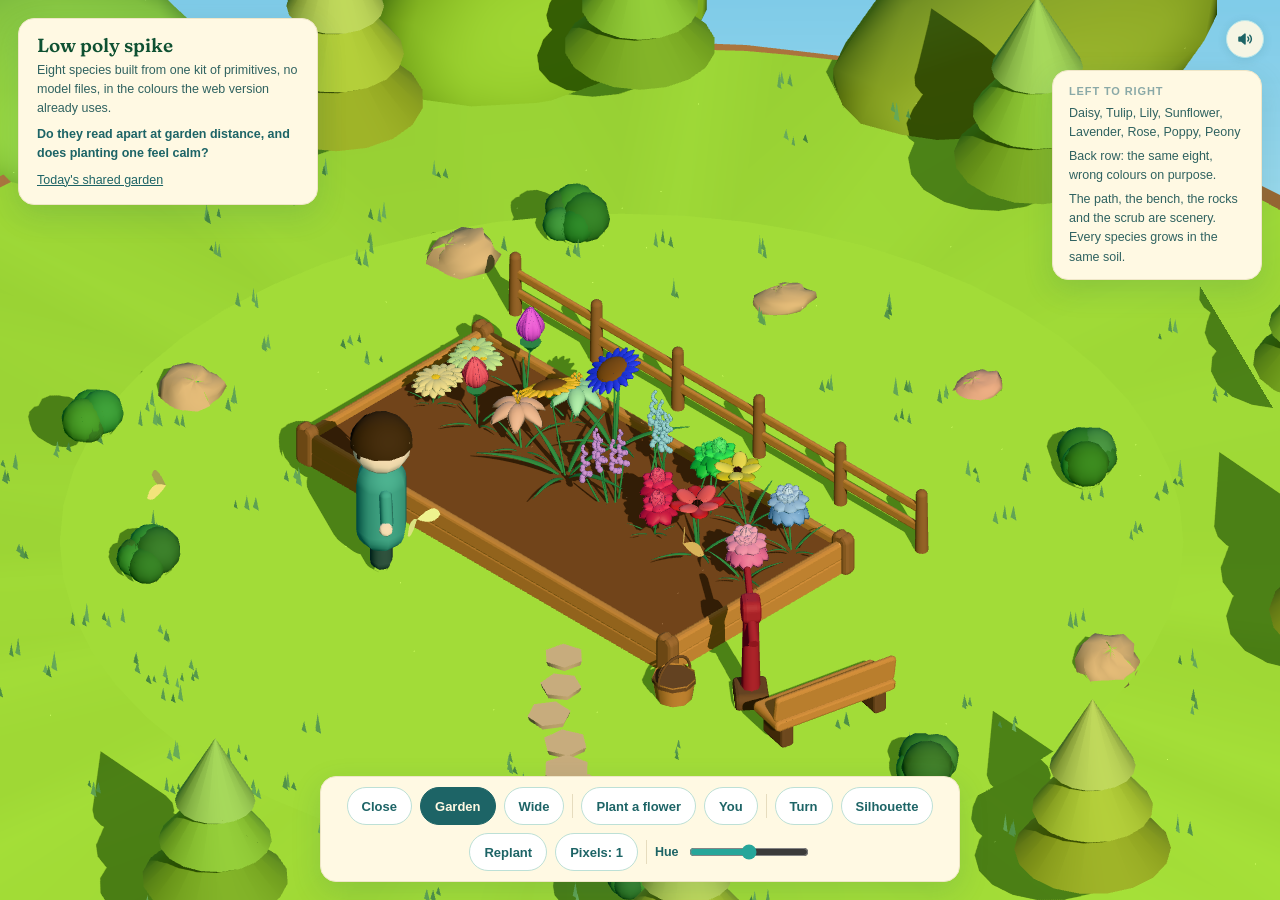
<file: garden3d/index.html>
<!DOCTYPE html>
<html lang="en">
<head>
  <meta charset="UTF-8">
  <meta name="viewport" content="width=device-width, initial-scale=1">
  <title>Gratitude Garden, 3D spike</title>
  <!-- The web version is untouched. This folder is the exploration, and it
       shares only the typeface with it. -->
  <style>
    @font-face {
      font-family: 'Fraunces';
      src: url('../Fraunces.ttf') format('truetype');
      font-weight: 100 900; font-style: normal; font-display: swap;
    }
    * { box-sizing: border-box; }
    html, body { margin: 0; height: 100%; overflow: hidden; background: #cfeef0; }
    body { font-family: Arial, Helvetica, sans-serif; color: #1d6466; }
    #stage { position: fixed; inset: 0; }
    #stage canvas { display: block; }

    .card {
      position: fixed; background: #fff9e3;
      border: 1px solid #efe6c8; border-radius: 16px;
      box-shadow: 0 10px 30px rgba(29,100,102,0.16);
    }
    #title { top: 18px; left: 18px; padding: 14px 18px; max-width: 300px; }
    #title h1 {
      margin: 0 0 4px; font-family: 'Fraunces', Georgia, serif;
      font-weight: 600; font-variation-settings: 'SOFT' 50, 'WONK' 0;
      font-size: 19px; color: #0f5132;
    }
    #title p { margin: 0; font-size: 12.5px; line-height: 1.5; color: #2f6260; }
    #title .ask { margin-top: 8px; font-weight: 700; color: #1d6466; }

    #bar {
      left: 50%; transform: translateX(-50%); bottom: 18px;
      display: flex; align-items: center; gap: 8px; flex-wrap: wrap;
      justify-content: center; padding: 10px 12px; max-width: calc(100vw - 24px);
    }
    button {
      font: 700 13px Arial, Helvetica, sans-serif; color: #1d6466;
      background: #fff; border: 1.5px solid #bde0d6; border-radius: 999px;
      padding: 0 14px; height: 38px; cursor: pointer;
    }
    button:hover { border-color: #7fcdcd; }
    button.on { background: #1d6466; border-color: #1d6466; color: #fff9e3; }
    .sep { width: 1px; height: 24px; background: #e6dcbe; }
    label { display: flex; align-items: center; gap: 8px; font-size: 12.5px; font-weight: 700; }
    input[type=range] { width: 120px; accent-color: #26a69a; }

    /* the reflection card and the placing hint. Both are ordinary HTML over
       the canvas, which is the point being tested as much as the loop: the
       writing has to stay real text in the project's own type. */
    #reflect {
      left: 50%; top: 50%; transform: translate(-50%, -50%);
      width: min(92vw, 420px); padding: 22px 24px 20px; display: none;
    }
    #reflect.show { display: block; }
    #reflect h2 {
      margin: 0 0 6px; font-family: 'Fraunces', Georgia, serif; font-weight: 600;
      font-variation-settings: 'SOFT' 50, 'WONK' 0; font-size: 26px; color: #0f5132;
    }
    #reflect .sub { margin: 0 0 18px; font-size: 15px; color: #2f6260; }
    .q { margin-bottom: 16px; }
    .q > b {
      display: block; font-size: 11px; letter-spacing: .08em; text-transform: uppercase;
      color: #8aa9a7; margin-bottom: 7px;
    }
    .opts { display: flex; flex-wrap: wrap; gap: 6px; }
    .opts button { height: 34px; padding: 0 12px; font-size: 12.5px; }
    .opts button.pick { background: #26a69a; border-color: #26a69a; color: #fff; }
    #note {
      width: 100%; height: 42px; padding: 0 12px; font: 16px Arial, Helvetica, sans-serif;
      color: #1d6466; background: #fff; border: 1.5px solid #bde0d6; border-radius: 10px;
    }
    #note:focus { outline: none; border-color: #26a69a; }
    #go { width: 100%; height: 46px; background: #1d6466; border-color: #1d6466; color: #fff9e3; }
    #go[disabled] { opacity: .45; cursor: default; }
    #result { display: none; }
    #result.show { display: block; }
    #result .dot {
      display: inline-block; width: 12px; height: 12px; border-radius: 50%;
      margin-right: 8px; vertical-align: -1px;
    }

    /* the wardrobe, on the right where it does not sit over the avatar */
    #wardrobe {
      right: 18px; bottom: 78px; width: min(92vw, 310px); padding: 18px 20px 16px;
      display: none; max-height: calc(100vh - 210px); overflow: auto;
    }
    #wardrobe.show { display: block; }
    #wardrobe h2 {
      margin: 0 0 4px; font-family: 'Fraunces', Georgia, serif; font-weight: 600;
      font-variation-settings: 'SOFT' 50, 'WONK' 0; font-size: 22px; color: #0f5132;
    }
    .swatch { width: 30px; height: 30px; padding: 0; border-radius: 50%; }
    .swatch.pick { border-color: #1d6466; border-width: 3px; }
    input[type=range].wide { width: 100%; }
    .opts.tiles { display: grid; grid-template-columns: 1fr 1fr; gap: 6px; }
    .tile {
      height: auto; min-height: 48px; padding: 7px 9px; text-align: left;
      border-radius: 12px; line-height: 1.3;
    }
    .tile b { display: block; font-size: 12px; }
    .tile span { font-size: 10.5px; font-weight: 400; color: #2f6260; }
    .tile.pick span { color: #e6f6f2; }
    .tile.locked { opacity: .5; cursor: default; }
    .linky {
      display: block; width: 100%; height: 28px; margin: 2px 0 8px; padding: 0;
      border: 0; background: none; font-size: 11.5px; font-weight: 400;
      color: #6f9a98; text-decoration: underline;
    }
    #dressDone { width: 100%; height: 42px; background: #1d6466; border-color: #1d6466; color: #fff9e3; }

    #hint {
      left: 50%; transform: translateX(-50%); top: 18px; padding: 10px 16px;
      font-size: 13.5px; font-weight: 700; display: none;
    }
    #hint.show { display: block; }
    #hint span { font-weight: 400; color: #2f6260; }

    #legend {
      right: 18px; top: 70px; padding: 12px 16px; font-size: 12.5px; line-height: 1.55;
      max-width: 210px;
    }
    #legend b { display: block; font-size: 11px; letter-spacing: .08em;
      text-transform: uppercase; color: #8aa9a7; margin-bottom: 4px; }
    #legend span { display: block; color: #2f6260; margin-top: 4px; }
    @media (max-width: 720px) {
      #legend { display: none; }
      #title { max-width: 62vw; padding: 10px 12px; }
      #title h1 { font-size: 16px; }
      #title p { font-size: 11.5px; }
    }
  </style>
</head>
<body>
  <div id="stage"></div>

  <div class="card" id="title">
    <h1>Low poly spike</h1>
    <p>Eight species built from one kit of primitives, no model files, in the
       colours the web version already uses.</p>
    <p class="ask">Do they read apart at garden distance, and does planting
       one feel calm?</p>
    <p style="margin-top:8px"><a href="./shared.html" style="color:#1d6466">Today's shared garden</a></p>
  </div>

  <div class="card" id="legend">
    <b>Left to right</b>
    <span>Daisy, Tulip, Lily, Sunflower, Lavender, Rose, Poppy, Peony</span>
    <span>Back row: the same eight, wrong colours on purpose.</span>
    <span>The path, the bench, the rocks and the scrub are scenery. Every
          species grows in the same soil.</span>
  </div>

  <div class="card" id="reflect">
    <div id="form">
      <h2>Today's reflection</h2>
      <p class="sub">The same three questions the web version asks, and the
         same weighted vote decides the flower.</p>
      <div class="q" data-q="rating">
        <b>How was your day?</b>
        <div class="opts">
          <button data-v="1">Hard</button>
          <button data-v="2">Low</button>
          <button data-v="3">Okay</button>
          <button data-v="4">Good</button>
          <button data-v="5">Great</button>
        </div>
      </div>
      <div class="q" data-q="shaper">
        <b>What shaped it?</b>
        <div class="opts">
          <button data-v="people">People</button>
          <button data-v="work">Work</button>
          <button data-v="rest">Rest</button>
          <button data-v="change">A change</button>
        </div>
      </div>
      <div class="q">
        <b>One thing you are grateful for</b>
        <input id="note" type="text" maxlength="90" placeholder="Optional">
      </div>
      <button id="go" disabled>Find my flower</button>
    </div>

    <div id="result">
      <h2 id="rName">Lily</h2>
      <p class="sub"><span class="dot" id="rDot"></span><span id="rMeaning"></span></p>
      <button id="place">Choose where to plant it</button>
    </div>
  </div>

  <div class="card" id="hint"></div>
  <div class="card" id="wardrobe"></div>

  <div class="card" id="bar">
    <button data-view="close">Close</button>
    <button data-view="garden" class="on">Garden</button>
    <button data-view="wide">Wide</button>
    <span class="sep"></span>
    <button id="plant">Plant a flower</button>
    <button id="dress">You</button>
    <span class="sep"></span>
    <button id="turn">Turn</button>
    <button id="sil">Silhouette</button>
    <button id="replant">Replant</button>
    <button id="px">Pixels: 4</button>
    <button id="ar" hidden>In your room</button>
    <span class="sep"></span>
    <label>Hue <input type="range" id="hue" min="-180" max="180" value="0"></label>
  </div>

  <!-- the project's own engine, one script tag and a mood on it, exactly as
       the four web pages load it. Nothing is downloaded: every note is
       synthesised as it plays. -->
  <script src="../garden-music.js" data-mood="calm"></script>
  <script type="module" src="./spike.js"></script>
</body>
</html>
</file>
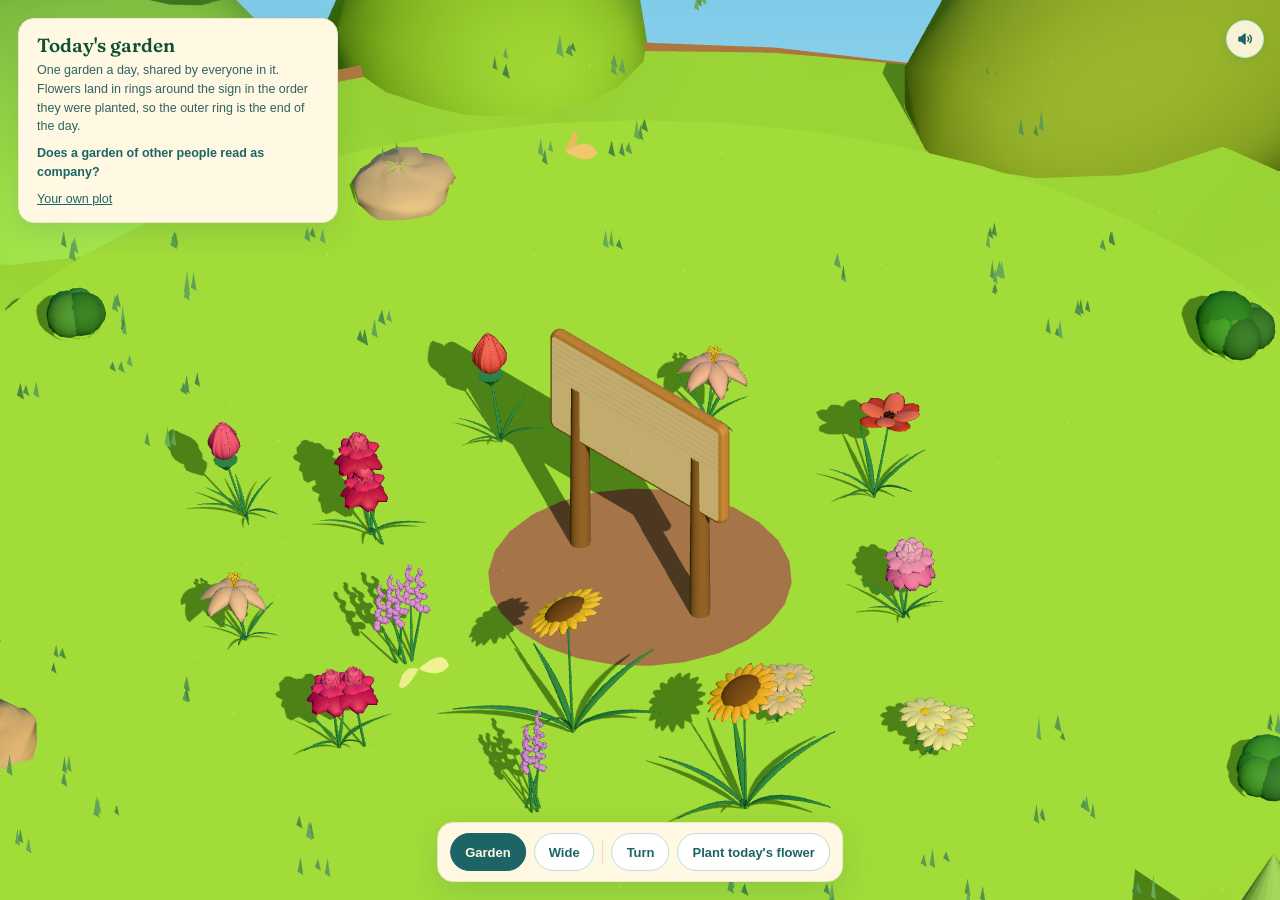
<file: garden3d/shared.html>
<!DOCTYPE html>
<html lang="en">
<head>
  <meta charset="UTF-8">
  <meta name="viewport" content="width=device-width, initial-scale=1">
  <title>Today's garden, 3D spike</title>
  <!-- The web version is untouched. This folder is the exploration. -->
  <style>
    @font-face {
      font-family: 'Fraunces';
      src: url('../Fraunces.ttf') format('truetype');
      font-weight: 100 900; font-style: normal; font-display: swap;
    }
    * { box-sizing: border-box; }
    html, body { margin: 0; height: 100%; overflow: hidden; background: #cfeef0; }
    body { font-family: Arial, Helvetica, sans-serif; color: #1d6466; }
    #stage { position: fixed; inset: 0; }
    #stage canvas { display: block; }

    .card {
      position: fixed; background: #fff9e3;
      border: 1px solid #efe6c8; border-radius: 16px;
      box-shadow: 0 10px 30px rgba(29,100,102,0.16);
    }
    #title { top: 18px; left: 18px; padding: 14px 18px; max-width: 320px; }
    #title h1 {
      margin: 0 0 4px; font-family: 'Fraunces', Georgia, serif;
      font-weight: 600; font-variation-settings: 'SOFT' 50, 'WONK' 0;
      font-size: 19px; color: #0f5132;
    }
    #title p { margin: 0; font-size: 12.5px; line-height: 1.5; color: #2f6260; }
    #title .ask { margin-top: 8px; font-weight: 700; color: #1d6466; }
    #title a { color: #1d6466; }

    #bar {
      left: 50%; transform: translateX(-50%); bottom: 18px;
      display: flex; align-items: center; gap: 8px; flex-wrap: wrap;
      justify-content: center; padding: 10px 12px; max-width: calc(100vw - 24px);
    }
    button {
      font: 700 13px Arial, Helvetica, sans-serif; color: #1d6466;
      background: #fff; border: 1.5px solid #bde0d6; border-radius: 999px;
      padding: 0 14px; height: 38px; cursor: pointer;
    }
    button:hover { border-color: #7fcdcd; }
    button.on { background: #1d6466; border-color: #1d6466; color: #fff9e3; }
    button[disabled] { opacity: .5; cursor: default; }
    .sep { width: 1px; height: 24px; background: #e6dcbe; }

    /* THE NAMES ARE HTML, NOT PAINTED INTO THE SCENE. Same rule as every
       other piece of text here: it keeps the project's own type, it can be
       read by a screen reader, and it stays crisp at any distance. */
    #labels { position: fixed; inset: 0; pointer-events: none; }
    .tag {
      position: absolute; transform: translate(-50%, -100%);
      background: #fff9e3; border: 1px solid #efe6c8; border-radius: 999px;
      padding: 3px 10px; font-size: 12px; font-weight: 700; white-space: nowrap;
      box-shadow: 0 4px 12px rgba(29,100,102,0.14);
    }
    .tag.mine { background: #1d6466; border-color: #1d6466; color: #fff9e3; }

    #peek {
      width: min(86vw, 260px); padding: 14px 16px 12px; display: none;
    }
    #peek.show { display: block; }
    #peek h2 {
      margin: 0 0 2px; font-family: 'Fraunces', Georgia, serif; font-weight: 600;
      font-variation-settings: 'SOFT' 50, 'WONK' 0; font-size: 18px; color: #0f5132;
    }
    #peek .when { margin: 0 0 8px; font-size: 11.5px; color: #8aa9a7; }
    #peek .said { margin: 0 0 12px; font-size: 14px; line-height: 1.45; color: #2f6260; }
    #peek .social { display: flex; gap: 8px; }
    #peek .social button { height: 32px; font-size: 12px; padding: 0 12px; }
    #peek .social button.liked { background: #1d6466; border-color: #1d6466; color: #fff9e3; }

    #plant {
      left: 50%; top: 50%; transform: translate(-50%, -50%);
      width: min(92vw, 420px); padding: 22px 24px 20px; display: none;
    }
    #plant.show { display: block; }
    #plant h2 {
      margin: 0 0 6px; font-family: 'Fraunces', Georgia, serif; font-weight: 600;
      font-variation-settings: 'SOFT' 50, 'WONK' 0; font-size: 26px; color: #0f5132;
    }
    #plant .sub { margin: 0 0 18px; font-size: 15px; color: #2f6260; }
    .q { margin-bottom: 16px; }
    .q > b {
      display: block; font-size: 11px; letter-spacing: .08em; text-transform: uppercase;
      color: #8aa9a7; margin-bottom: 7px;
    }
    .q input {
      width: 100%; height: 42px; padding: 0 12px; font: 16px Arial, Helvetica, sans-serif;
      color: #1d6466; background: #fff; border: 1.5px solid #bde0d6; border-radius: 10px;
    }
    .q input:focus { outline: none; border-color: #26a69a; }
    .species { display: grid; grid-template-columns: repeat(4, 1fr); gap: 6px; }
    .species button {
      height: auto; padding: 8px 6px; border-radius: 12px; line-height: 1.25;
      display: flex; flex-direction: column; align-items: center; gap: 4px;
    }
    .species .dot { width: 14px; height: 14px; border-radius: 50%; }
    .species span { font-size: 11px; font-weight: 700; }
    .species button.pick { background: #26a69a; border-color: #26a69a; color: #fff; }
    #go { width: 100%; height: 46px; background: #1d6466; border-color: #1d6466; color: #fff9e3; }

    #hint {
      left: 50%; transform: translateX(-50%); top: 18px; padding: 10px 16px;
      font-size: 13.5px; font-weight: 700; display: none;
    }
    #hint.show { display: block; }
    #hint span { font-weight: 400; color: #2f6260; }

    @media (max-width: 720px) {
      #title { max-width: 64vw; padding: 10px 12px; }
      #title h1 { font-size: 16px; }
      #title p { font-size: 11.5px; }
    }
  </style>
</head>
<body>
  <div id="stage"></div>
  <div id="labels"></div>

  <div class="card" id="title">
    <h1>Today's garden</h1>
    <p>One garden a day, shared by everyone in it. Flowers land in rings
       around the sign in the order they were planted, so the outer ring is
       the end of the day.</p>
    <p class="ask">Does a garden of other people read as company?</p>
    <p style="margin-top:8px"><a href="./index.html">Your own plot</a></p>
  </div>

  <div class="card" id="peek"></div>
  <div class="card" id="hint"></div>

  <div class="card" id="plant">
    <h2>Plant today's flower</h2>
    <p class="sub">One each. It stands here until midnight, when the garden
       empties and tomorrow's begins.</p>
    <div class="q">
      <b>Your name</b>
      <input id="who" type="text" maxlength="14" placeholder="What shall we call you">
    </div>
    <div class="q">
      <b>What are you grateful for today</b>
      <input id="said" type="text" maxlength="90" placeholder="One line">
    </div>
    <div class="q">
      <b>Choose your flower</b>
      <div class="species" id="species"></div>
    </div>
    <button id="go" disabled>Plant it</button>
  </div>

  <div class="card" id="bar">
    <button data-view="garden" class="on">Garden</button>
    <button data-view="wide">Wide</button>
    <span class="sep"></span>
    <button id="turn">Turn</button>
    <button id="open">Plant today's flower</button>
  </div>

  <script src="../garden-music.js" data-mood="bright"></script>
  <script type="module" src="./shared-scene.js"></script>
</body>
</html>
</file>
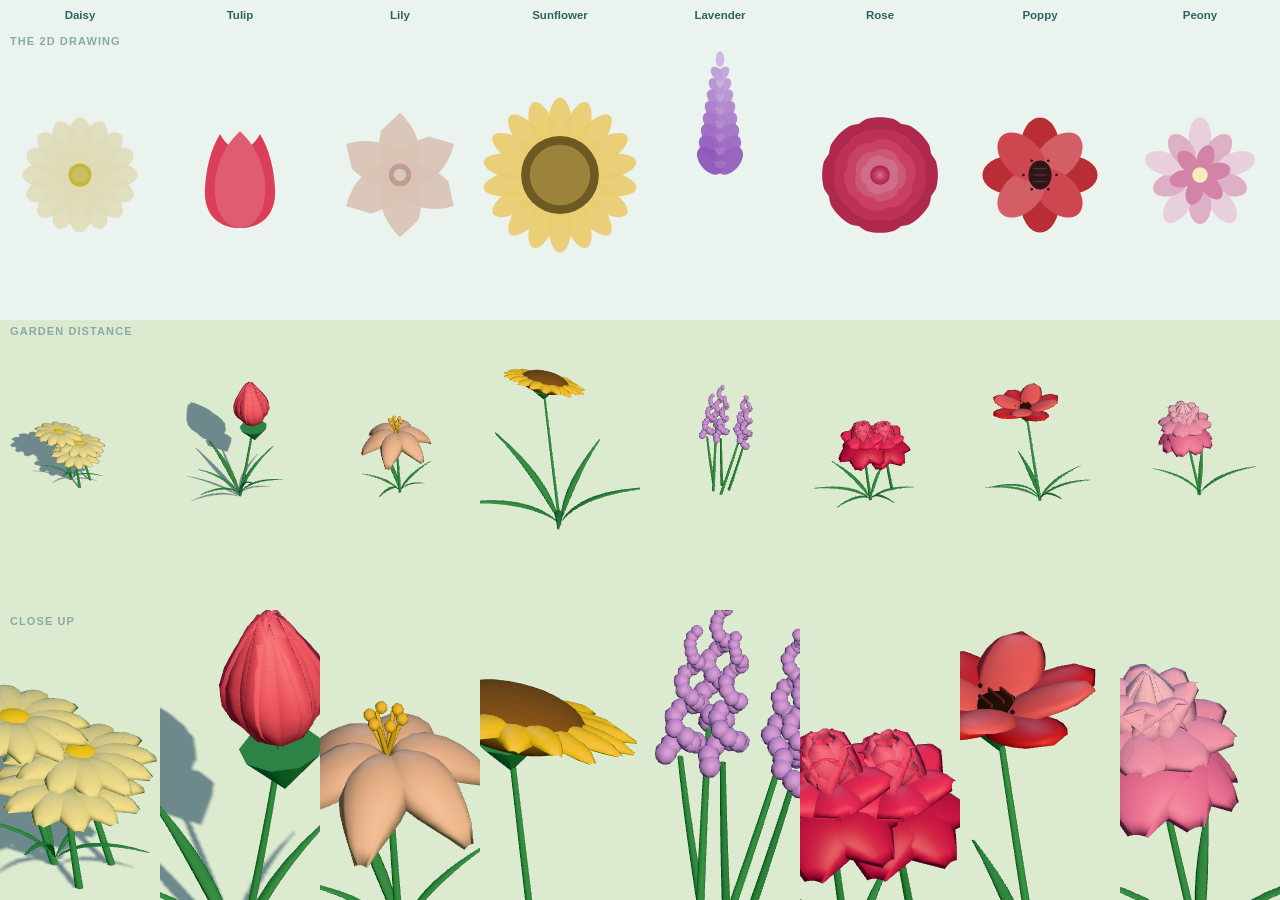
<file: garden3d/species.html>
<!DOCTYPE html>
<html lang="en">
<head>
  <meta charset="UTF-8">
  <meta name="viewport" content="width=device-width, initial-scale=1">
  <title>Species sheet, 3D spike</title>
  <style>
    @font-face { font-family: 'Fraunces'; src: url('../Fraunces.ttf') format('truetype');
      font-weight: 100 900; font-style: normal; font-display: swap; }
    * { box-sizing: border-box; }
    html, body { margin: 0; height: 100%; background: #eaf3ee; overflow: hidden; }
    body { font-family: Arial, Helvetica, sans-serif; color: #1d6466; }
    #twod { position: fixed; left: 0; right: 0; }
    #twod canvas { position: absolute; }
    #sheet { position: fixed; left: 0; right: 0; bottom: 0; }
    #sheet canvas { display: block; }
    #labels { position: fixed; inset: 0; pointer-events: none; }
    .lab { position: absolute; font-size: 11.5px; font-weight: 700; color: #2f6260;
      text-align: center; transform: translateX(-50%); }
    .row { position: absolute; left: 10px; font-size: 11px; letter-spacing: .1em;
      text-transform: uppercase; color: #8aa9a7; font-weight: 700; }
    #title { position: fixed; top: 7px; left: 14px; font-family: 'Fraunces', Georgia, serif;
      font-weight: 600; font-size: 17px; color: #0f5132; }
  </style>
</head>
<body>
  <div id="twod"></div>
  <div id="sheet"></div>
  <div id="labels"></div>
  <!-- THE WEB VERSION'S OWN DRAWING CODE, so the sheet compares the 3D
       against what the site actually draws rather than against a copy of it.
       `boot()` returns immediately when #bqBuilder is absent, which is the
       same guard that lets the landing page load this file. -->
  <script src="../bouquet/bouquet-sketch.js"></script>
  <script type="module" src="./species.js"></script>
</body>
</html>
</file>
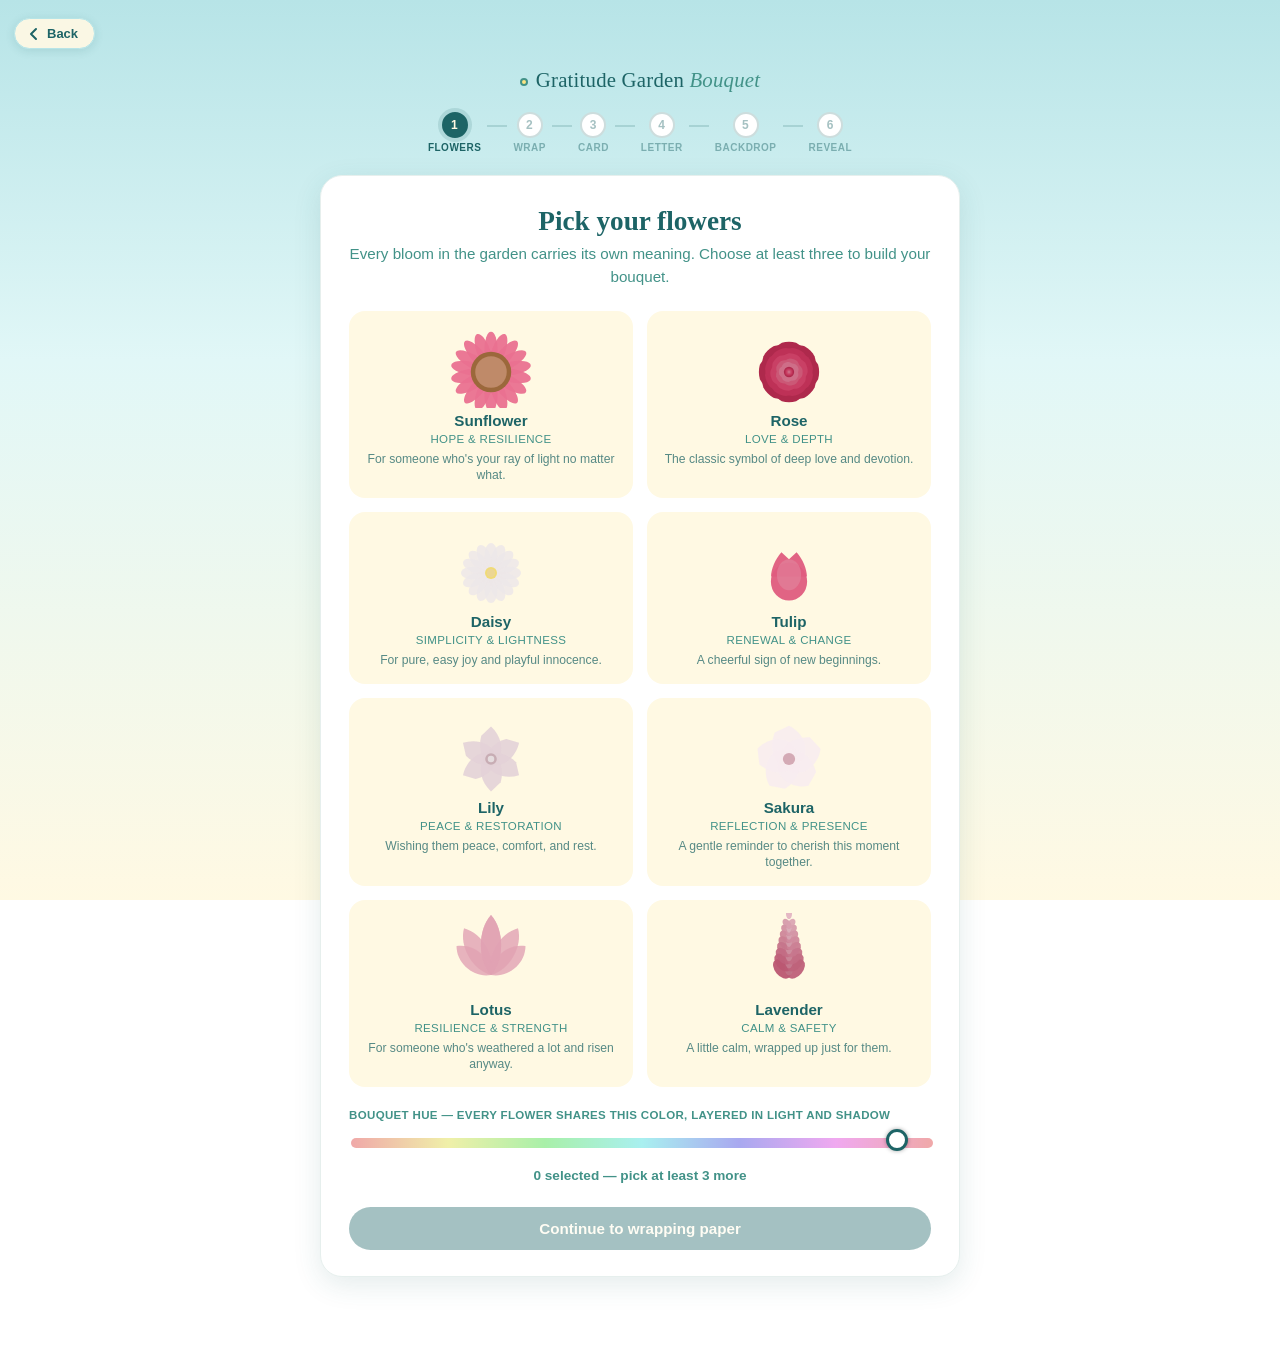
<file: bouquet/_previous/bouquet-index.html>
<!DOCTYPE html>
<html lang="en">
<head>
  <meta charset="UTF-8" />
  <meta name="viewport" content="width=device-width, initial-scale=1.0" />
  <title>Build a Bouquet — Gratitude Garden</title>
  <link rel="stylesheet" href="bouquet-style.css" />
</head>
<body>

  <a href="../index.html" id="back-to-home">
    <svg width="14" height="14" viewBox="0 0 14 14" fill="none" xmlns="http://www.w3.org/2000/svg"><path d="M9 2L4 7l5 5" stroke="#1d6466" stroke-width="2" stroke-linecap="round" stroke-linejoin="round"/></svg>
    Back
  </a>

  <div class="bq-wordmark" id="bqWordmark"><span class="dot"></span>Gratitude Garden <em>Bouquet</em></div>

  <nav id="bqProgress">
    <div class="bq-step-dot" data-idx="0"><div class="circ">1</div>Flowers</div>
    <div class="bq-step-line"></div>
    <div class="bq-step-dot" data-idx="1"><div class="circ">2</div>Wrap</div>
    <div class="bq-step-line"></div>
    <div class="bq-step-dot" data-idx="2"><div class="circ">3</div>Card</div>
    <div class="bq-step-line"></div>
    <div class="bq-step-dot" data-idx="3"><div class="circ">4</div>Letter</div>
    <div class="bq-step-line"></div>
    <div class="bq-step-dot" data-idx="4"><div class="circ">5</div>Backdrop</div>
    <div class="bq-step-line"></div>
    <div class="bq-step-dot" data-idx="5"><div class="circ">6</div>Reveal</div>
  </nav>

  <main id="bqBuilder">

    <!-- Step 1: Flowers -->
    <section class="bq-step" data-step="flowers">
      <div class="bq-card">
        <h1 class="bq-title">Pick your flowers</h1>
        <p class="bq-sub">Every bloom in the garden carries its own meaning. Choose at least three to build your bouquet.</p>
        <div class="bq-flower-grid" id="flowerGrid"></div>
        <div class="bq-hue-control">
          <label for="hueSlider">Bouquet hue — every flower shares this color, layered in light and shadow</label>
          <input type="range" id="hueSlider" class="gg-hue-slider" min="0" max="360" value="344" />
        </div>
        <div class="bq-count-note" id="selCount">0 selected</div>
        <div class="bq-nav">
          <button class="bq-btn" id="toWrapBtn" disabled>Continue to wrapping paper</button>
        </div>
      </div>
    </section>

    <!-- Step 2: Wrapping paper -->
    <section class="bq-step" data-step="wrap">
      <div class="bq-card">
        <h1 class="bq-title">Pick your wrapping paper</h1>
        <p class="bq-sub">This is what wraps around the stems.</p>
        <div class="bq-swatch-grid" id="wrapGrid"></div>
        <div class="bq-nav">
          <button class="bq-btn-ghost" id="backToFlowers">Back</button>
          <button class="bq-btn" id="toCardBtn" disabled>Continue to card color</button>
        </div>
      </div>
    </section>

    <!-- Step 3: Card color -->
    <section class="bq-step" data-step="card">
      <div class="bq-card">
        <h1 class="bq-title">Pick your card color</h1>
        <p class="bq-sub">The little note tucked into the bouquet.</p>
        <div class="bq-swatch-grid" id="cardGrid"></div>
        <div class="bq-nav">
          <button class="bq-btn-ghost" id="backToWrap">Back</button>
          <button class="bq-btn" id="toLetterBtn" disabled>Continue to your letter</button>
        </div>
      </div>
    </section>

    <!-- Step 4: Letter -->
    <section class="bq-step" data-step="letter">
      <div class="bq-card">
        <h1 class="bq-title">Write your letter</h1>
        <p class="bq-sub">This note travels with the bouquet.</p>
        <div class="bq-field">
          <label for="letterTo">To</label>
          <input type="text" id="letterTo" maxlength="60" placeholder="e.g. Aisyah" />
        </div>
        <div class="bq-field">
          <label for="letterMsg">Your message</label>
          <textarea id="letterMsg" maxlength="600" placeholder="Say what's in your heart..."></textarea>
          <div class="bq-charcount" id="msgCount">0/600</div>
        </div>
        <div class="bq-field">
          <label for="letterFrom">From</label>
          <input type="text" id="letterFrom" maxlength="60" placeholder="e.g. Keni" />
        </div>
        <div class="bq-nav">
          <button class="bq-btn-ghost" id="backToCard">Back</button>
          <button class="bq-btn" id="toBgBtn" disabled>Continue to backdrop</button>
        </div>
      </div>
    </section>

    <!-- Step 5: Background -->
    <section class="bq-step" data-step="bg">
      <div class="bq-card">
        <h1 class="bq-title">Pick a backdrop</h1>
        <p class="bq-sub">The scene your bouquet is revealed against.</p>
        <div class="bq-swatch-grid" id="bgGrid"></div>
        <div class="bq-nav">
          <button class="bq-btn-ghost" id="backToLetter">Back</button>
          <button class="bq-btn" id="toRevealBtn" disabled>Reveal my bouquet</button>
        </div>
      </div>
    </section>

  </main>

  <!-- Step 6 / Recipient view: Final Reveal -->
  <section id="bqRevealWrap">
    <div class="bq-reveal-inner">
      <h2 class="bq-reveal-heading" id="bqReadyHeading">Your bouquet is ready</h2>
      <p class="bq-reveal-sub" id="bqReadySub">Tap the card to preview your note, then share the link.</p>

      <div class="bq-stage" id="bqStage">
        <canvas id="bouquetCanvas"></canvas>
        <div class="bq-wrap-cone" id="bqCone">
          <div class="bq-cone-fold"></div>
          <div class="bq-cone-ribbon"></div>
          <svg class="bq-bow" viewBox="0 0 70 100" xmlns="http://www.w3.org/2000/svg">
            <polygon points="30,20 20,90 29,80" fill="#f6e2b0" stroke="#d9b877" stroke-width="1.2" stroke-linejoin="round"/>
            <polygon points="40,20 50,90 41,80" fill="#f6e2b0" stroke="#d9b877" stroke-width="1.2" stroke-linejoin="round"/>
            <path d="M33,17 C33,8 19,4 10,9 C5,12 7,22 17,22 C25,22 33,20 33,17Z" fill="#f8e7b8" stroke="#d9b877" stroke-width="1.4" stroke-linejoin="round"/>
            <path d="M37,17 C37,8 51,4 60,9 C65,12 63,22 53,22 C45,22 37,20 37,17Z" fill="#f8e7b8" stroke="#d9b877" stroke-width="1.4" stroke-linejoin="round"/>
            <circle cx="35" cy="17" r="6" fill="#f0d494" stroke="#d9b877" stroke-width="1.4"/>
          </svg>
        </div>
        <div class="bq-card-tag" id="bqCardTag">
          <div class="flip-inner">
            <div class="bq-card-face bq-card-front">🌿<br />Tap to open</div>
            <div class="bq-card-face bq-card-back">💌</div>
          </div>
        </div>
      </div>

      <div class="bq-nav" id="bqBackNav" style="max-width:340px;margin:20px auto 0;">
        <button class="bq-btn-ghost" id="backToBg">Back</button>
      </div>

      <div class="bq-share-panel" id="bqSharePanel">
        <button class="bq-btn" id="copyLinkBtn">Copy link to send</button>
        <a class="bq-btn-ghost" id="waShareBtn" href="#">WhatsApp</a>
        <a class="bq-btn-ghost" id="emailShareBtn" href="#">Email</a>
        <button class="bq-btn-outline" id="startOverBtn">Start over</button>
      </div>
      <div class="bq-copied-msg" id="copiedMsg"></div>

      <div class="bq-recipient-cta" id="bqRecipientCta" style="display:none;">
        <p>Someone put this together for you 🌿</p>
        <a href="bouquet-index.html" class="bq-btn-outline">Make your own bouquet</a>
      </div>
    </div>
  </section>

  <!-- Card open modal -->
  <div id="bqCardModal">
    <div class="bq-letter-card" id="bqLetterCard">
      <button class="bq-letter-close" id="bqLetterClose">✕</button>
      <p class="to">To <span id="cardTo"></span>,</p>
      <p class="msg" id="cardMsg"></p>
      <p class="from">— <span id="cardFrom"></span></p>
    </div>
  </div>

  <!-- Broken link fallback -->
  <div class="bq-link-error" id="bqLinkError" style="display:none;">
    <h2>This bouquet link looks incomplete</h2>
    <p>It may have been cut off when it was shared. Ask for the link again, or make a new bouquet of your own.</p>
    <a href="bouquet-index.html" class="bq-btn-outline">Build a bouquet</a>
  </div>

  <script src="bouquet-sketch.js"></script>
</body>
</html>
</file>
<file: bouquet/_previous/bouquet-style.css>
html, body { margin: 0; padding: 0; min-height: 100%; }

:root {
  --cream:  #fff9e3;
  --sky:    #b7e4e7;
  --teal:   #429288;
  --lightsky: #e1f7f7;
  --yellow: #fbe484;
  --darkteal: #1d6466;
  --white:  #ffffff;

  --blossom: #f4c6c6;
  --golden:  #fbe484;
  --skyhue:  #b7e4e7;
  --lilac:   #c8c0e0;
  --sage:    #a8d5ba;
  --kraft:   #d9c3a3;
  --rose:    #e8b4bc;
  --snow:    #fff9e3;

  --shadow: 0 8px 28px rgba(29,100,102,0.12);
  --shadowlg: 0 16px 44px rgba(29,100,102,0.20);
}

* { box-sizing: border-box; }

body {
  font-family: Arial, Helvetica, sans-serif;
  background: linear-gradient(180deg, var(--sky) 0%, var(--lightsky) 40%, var(--cream) 100%);
  background-attachment: fixed;
  color: var(--darkteal);
  min-height: 100vh;
}

@media (prefers-reduced-motion: reduce) {
  * { animation-duration: 0.001ms !important; transition-duration: 0.001ms !important; }
}

/* ── Back link (matches personal/shared garden pages) ── */
#back-to-home {
  position: fixed; top: 18px; left: 14px; z-index: 500;
  display: inline-flex; align-items: center; gap: 6px;
  background: rgba(255,249,227,0.92); color: var(--darkteal);
  border: 1.5px solid var(--sky); border-radius: 50px;
  padding: 7px 16px 7px 12px;
  font-size: 13px; font-weight: 700; text-decoration: none;
  box-shadow: 0 2px 10px rgba(29,100,102,0.14);
  transition: background 0.2s, transform 0.15s;
}
#back-to-home:hover { background: var(--lightsky); transform: translateY(-1px); }

/* ── Wordmark ── */
.bq-wordmark {
  text-align: center; padding: 68px 16px 6px;
  font-family: Georgia, 'Times New Roman', serif;
  font-size: 1.3rem; color: var(--darkteal); letter-spacing: 0.01em;
}
.bq-wordmark .dot { display:inline-block; width:8px; height:8px; background:var(--yellow); border:2px solid var(--teal); border-radius:50%; margin-right:8px; vertical-align:middle; }
.bq-wordmark em { font-style: italic; color: var(--teal); }

/* ── Progress bar ── */
#bqProgress {
  display: flex; justify-content: center; align-items: center;
  gap: 6px; padding: 14px 16px 0; max-width: 620px; margin: 0 auto;
  flex-wrap: wrap;
}
.bq-step-dot {
  display: flex; flex-direction: column; align-items: center; gap: 4px;
  font-size: 10px; font-weight: 700; text-transform: uppercase; letter-spacing: 0.05em;
  color: rgba(29,100,102,0.45);
}
.bq-step-dot .circ {
  width: 26px; height: 26px; border-radius: 50%;
  background: var(--white); border: 2px solid rgba(29,100,102,0.22);
  display: flex; align-items: center; justify-content: center;
  font-family: Arial, Helvetica, sans-serif; font-size: 12px; font-weight: 700;
  color: rgba(29,100,102,0.4);
  transition: all 0.25s;
}
.bq-step-dot.done .circ { background: var(--teal); border-color: var(--teal); color: var(--white); }
.bq-step-dot.current .circ { background: var(--darkteal); border-color: var(--darkteal); color: var(--cream); box-shadow: 0 0 0 4px rgba(29,100,102,0.14); }
.bq-step-dot.current, .bq-step-dot.done { color: var(--darkteal); }
.bq-step-line { width: 20px; height: 2px; background: rgba(29,100,102,0.18); margin-top: -14px; }
@media (max-width: 600px) { .bq-step-line { width: 10px; } .bq-step-dot .circ { width:22px; height:22px; font-size:11px; } .bq-step-dot { font-size:8px; } }

/* ── Step wrapper ── */
#bqBuilder { padding: 22px 16px 70px; display: flex; justify-content: center; }
.bq-step { display: none; width: 100%; max-width: 640px; animation: bqFadeUp 0.4s ease both; }
.bq-step.active { display: block; }
@keyframes bqFadeUp { from { opacity: 0; transform: translateY(10px); } to { opacity: 1; transform: translateY(0); } }

.bq-card {
  background: var(--white); border: 1px solid #e6efed; border-radius: 22px;
  padding: 30px 28px 26px; box-shadow: var(--shadow);
}
.bq-title { font-family: Georgia, serif; font-size: 1.7rem; color: var(--darkteal); margin: 0 0 6px; text-align: center; }
.bq-sub { font-size: 0.95rem; color: var(--teal); text-align: center; margin: 0 0 22px; line-height: 1.5; }

/* ── Flower grid ── */
.bq-flower-grid { display: grid; grid-template-columns: repeat(2, 1fr); gap: 14px; }
.bq-flower-tile {
  background: var(--cream); border: 3px solid transparent; border-radius: 16px;
  padding: 10px 10px 12px; cursor: pointer; text-align: center;
  display: flex; flex-direction: column; align-items: center; gap: 4px;
  transition: border-color 0.15s, transform 0.15s, box-shadow 0.15s;
  position: relative;
}
.bq-flower-tile:hover { transform: translateY(-2px); box-shadow: 0 6px 16px rgba(29,100,102,0.12); }
.bq-flower-tile.picked { border-color: var(--teal); background: var(--lightsky); }
.bq-flower-tile canvas { width: 100px; height: 84px; display: block; }
.bq-flower-tile .fname { font-weight: 700; font-size: 0.95rem; color: var(--darkteal); }
.bq-flower-tile .fmeaning { font-size: 0.72rem; color: var(--teal); text-transform: uppercase; letter-spacing: 0.03em; }
.bq-flower-tile .fblurb { font-size: 0.76rem; color: rgba(29,100,102,0.75); line-height: 1.35; margin-top: 2px; }
.bq-check {
  position: absolute; top: 8px; right: 8px; width: 20px; height: 20px; border-radius: 50%;
  background: var(--teal); color: var(--white); display: none;
  align-items: center; justify-content: center; font-size: 12px; font-weight: 900;
}
.bq-flower-tile.picked .bq-check { display: flex; }

.bq-count-note { text-align: center; font-size: 0.85rem; color: var(--teal); margin-top: 16px; font-weight: 700; }
.bq-count-note.ok { color: var(--darkteal); }

/* ── Hue slider (matches the garden apps' hue control) ── */
.bq-hue-control { margin-top: 20px; }
.bq-hue-control label { display: block; font-size: 0.72rem; font-weight: 700; text-transform: uppercase; letter-spacing: 0.03em; color: var(--teal); margin-bottom: 10px; line-height: 1.4; }
.gg-hue-slider {
  -webkit-appearance: none; appearance: none; width: 100%;
  height: 10px; border-radius: 999px;
  background: linear-gradient(to right,
    hsl(0,70%,80%) 0%, hsl(60,70%,80%) 16.7%, hsl(120,70%,80%) 33.3%,
    hsl(180,70%,80%) 50%, hsl(240,70%,80%) 66.7%, hsl(300,70%,80%) 83.3%, hsl(360,70%,80%) 100%);
  outline: none; border: 0; cursor: pointer;
}
.gg-hue-slider::-webkit-slider-thumb {
  -webkit-appearance: none; appearance: none; width: 22px; height: 22px; border-radius: 50%;
  background: var(--white); border: 3px solid var(--darkteal); box-shadow: 0 0 4px rgba(0,0,0,0.35); cursor: pointer; margin-top: -6px;
}
.gg-hue-slider::-moz-range-track { height: 10px; border-radius: 999px; background: transparent; }
.gg-hue-slider::-moz-range-thumb { width: 22px; height: 22px; border-radius: 50%; background: var(--white); border: 3px solid var(--darkteal); box-shadow: 0 0 4px rgba(0,0,0,0.35); cursor: pointer; }

/* ── Swatch grids (wrap / card / background) ── */
.bq-swatch-grid { display: grid; grid-template-columns: repeat(4, 1fr); gap: 12px; }
.bq-swatch {
  aspect-ratio: 1; border-radius: 14px; border: 3px solid transparent; cursor: pointer;
  position: relative; transition: border-color 0.15s, transform 0.15s;
  box-shadow: inset 0 0 0 1px rgba(29,100,102,0.08);
}
.bq-swatch:hover { transform: translateY(-2px); }
.bq-swatch.picked { border-color: var(--darkteal); }
.bq-swatch .bq-check { top: 6px; right: 6px; width: 18px; height: 18px; font-size: 11px; background: var(--darkteal); }
.bq-swatch.picked .bq-check { display: flex; }
.bq-swatch-label { text-align: center; font-size: 0.68rem; margin-top: 6px; color: var(--teal); font-weight: 700; }
.bq-swatch-item { display: flex; flex-direction: column; }
@media (max-width: 480px) { .bq-swatch-grid { grid-template-columns: repeat(4, 1fr); gap: 8px; } }

/* wrap paper patterns */
.wrap-blossom { background-color:#f4c6c6; background-image: radial-gradient(circle, rgba(255,255,255,0.65) 18%, transparent 19%); background-size: 16px 16px; }
.wrap-golden  { background-color:#fbe484; background-image: repeating-linear-gradient(45deg,#fbe484,#fbe484 8px,#f3d456 8px,#f3d456 16px); }
.wrap-sky     { background-color:#b7e4e7; background-image: linear-gradient(90deg, rgba(255,255,255,.55) 50%, transparent 50%), linear-gradient(rgba(255,255,255,.55) 50%, transparent 50%); background-size: 11px 11px; }
.wrap-lilac   { background-color:#c8c0e0; background-image: repeating-radial-gradient(circle at 50% 0, #e2ddf1 0 6px, #c8c0e0 6px 13px); background-size: 16px 16px; }
.wrap-sage    { background-color:#a8d5ba; background-image: repeating-linear-gradient(45deg, rgba(255,255,255,0.30) 0 2px, transparent 2px 7px), repeating-linear-gradient(-45deg, rgba(0,0,0,0.07) 0 2px, transparent 2px 7px); }
.wrap-kraft   { background-color:#d9c3a3; background-image: repeating-linear-gradient(0deg, rgba(120,90,50,0.08) 0 1px, transparent 1px 5px), repeating-linear-gradient(90deg, rgba(120,90,50,0.06) 0 1px, transparent 1px 8px); }
.wrap-rose    { background-color:#e8b4bc; background-image: radial-gradient(circle, #fff 2px, transparent 2.5px); background-size: 16px 16px; background-position: 0 0, 8px 8px; }
.wrap-snow    { background-color:#fff9e3; background-image: repeating-linear-gradient(135deg, rgba(29,100,102,0.10) 0 3px, transparent 3px 12px); }

/* card colors (solid) */
.card-blossom { background:#f4c6c6; }
.card-golden  { background:#fbe484; }
.card-sky     { background:#b7e4e7; }
.card-lilac   { background:#c8c0e0; }
.card-sage    { background:#a8d5ba; }
.card-kraft   { background:#d9c3a3; }
.card-rose    { background:#e8b4bc; }
.card-snow    { background:#fff9e3; }

/* backdrop gradients */
.bg-blossom { background: linear-gradient(160deg,#fdeef0 0%,#f4c6c6 140%); }
.bg-golden  { background: linear-gradient(160deg,#fffbe9 0%,#fbe484 140%); }
.bg-sky     { background: linear-gradient(160deg,#eafbfb 0%,#b7e4e7 140%); }
.bg-lilac   { background: linear-gradient(160deg,#f2effa 0%,#c8c0e0 140%); }
.bg-sage    { background: linear-gradient(160deg,#eef9f1 0%,#a8d5ba 140%); }
.bg-kraft   { background: linear-gradient(160deg,#f8f1e4 0%,#d9c3a3 140%); }
.bg-rose    { background: linear-gradient(160deg,#fbeef0 0%,#e8b4bc 140%); }
.bg-snow    { background: linear-gradient(160deg,#fffef8 0%,#fff9e3 140%); }

/* ── Letter step ── */
.bq-field { margin-bottom: 16px; }
.bq-field label { display: block; font-size: 0.78rem; font-weight: 700; text-transform: uppercase; letter-spacing: 0.04em; color: var(--teal); margin-bottom: 6px; }
.bq-field input[type="text"], .bq-field textarea {
  width: 100%; font-family: Arial, Helvetica, sans-serif; font-size: 1rem;
  border: 1.5px solid var(--sky); border-radius: 12px; padding: 12px 14px;
  outline: none; background: var(--cream); color: var(--darkteal);
}
.bq-field input[type="text"]:focus, .bq-field textarea:focus { border-color: var(--teal); box-shadow: 0 0 0 3px rgba(66,146,136,0.15); }
.bq-field textarea { min-height: 120px; resize: vertical; line-height: 1.5; font-family: Georgia, serif; font-style: italic; }
.bq-charcount { text-align: right; font-size: 0.72rem; color: rgba(29,100,102,0.55); margin-top: 4px; }

/* ── Nav buttons ── */
.bq-nav { display: flex; gap: 10px; margin-top: 24px; }
.bq-btn, .bq-btn-outline, .bq-btn-ghost {
  font-family: Arial, Helvetica, sans-serif; font-size: 0.95rem; font-weight: 700;
  border-radius: 50px; padding: 13px 22px; cursor: pointer; border: none;
  text-decoration: none; display: inline-flex; align-items: center; justify-content: center;
  transition: transform 0.15s, box-shadow 0.2s, opacity 0.15s;
  flex: 1;
}
.bq-btn { background: var(--darkteal); color: var(--cream); box-shadow: 0 4px 14px rgba(29,100,102,0.28); }
.bq-btn:hover:not(:disabled) { transform: translateY(-2px); background: var(--teal); }
.bq-btn:disabled { opacity: 0.4; cursor: not-allowed; box-shadow: none; }
.bq-btn-outline { background: transparent; color: var(--darkteal); border: 2px solid var(--darkteal); flex: 0 0 auto; }
.bq-btn-outline:hover { background: var(--darkteal); color: var(--cream); }
.bq-btn-ghost { background: var(--lightsky); color: var(--darkteal); flex: 0 0 auto; }
.bq-btn-ghost:hover { background: var(--sky); }

/* ── Reveal stage ── */
#bqRevealWrap { display: none; min-height: 100vh; padding: 70px 16px 60px; transition: background 0.6s ease; }
#bqRevealWrap.active { display: block; }

.bq-reveal-inner { max-width: 480px; margin: 0 auto; text-align: center; }
.bq-reveal-heading { font-family: Georgia, serif; font-size: 1.5rem; color: var(--darkteal); margin-bottom: 4px; }
.bq-reveal-sub { font-size: 0.9rem; color: rgba(29,100,102,0.7); margin-bottom: 10px; }

.bq-stage { position: relative; width: 100%; max-width: 400px; height: 420px; margin: 0 auto; }

#bouquetCanvas { position: absolute; left: 50%; bottom: 130px; transform: translateX(-50%); z-index: 3; opacity: 0; transition: opacity 0.8s ease 0.5s, transform 0.8s ease 0.5s; }
.bq-stage.revealed #bouquetCanvas { opacity: 1; transform: translateX(-50%) translateY(0); }

.bq-wrap-cone {
  position: absolute; left: 50%; bottom: 0; transform: translateX(-50%) translateY(40px); z-index: 4;
  width: 220px; height: 190px;
  clip-path: polygon(38% 0%, 62% 0%, 100% 100%, 0% 100%);
  box-shadow: 0 10px 26px rgba(29,100,102,0.22);
  opacity: 0;
  transition: opacity 0.6s ease 0.15s, transform 0.6s cubic-bezier(.2,.8,.3,1) 0.15s;
}
.bq-stage.revealed .bq-wrap-cone { opacity: 1; transform: translateX(-50%) translateY(0); }

/* asymmetric paper fold — right panel reads a touch darker, like the reference wraps.
   The parent's clip-path already constrains this to the cone silhouette. */
.bq-cone-fold {
  position: absolute; inset: 0;
  clip-path: polygon(50% 0%, 100% 0%, 100% 100%, 50% 100%);
  background: linear-gradient(115deg, rgba(0,0,0,0.03) 0%, rgba(0,0,0,0.11) 55%, rgba(0,0,0,0.05) 100%);
}
.bq-cone-fold::after {
  content: ""; position: absolute; left: -1px; top: 0; bottom: 0; width: 2px;
  background: rgba(0,0,0,0.14);
}

.bq-cone-ribbon {
  position: absolute; left: 50%; top: 8%; transform: translateX(-50%); z-index: 5;
  width: 100%; height: 20px; background: rgba(255,255,255,0.001);
}
.bq-cone-ribbon::before {
  content: ""; position: absolute; left: 0; right: 0; top: 0; height: 14px;
  background: #f6e2b0; border-top: 1.5px solid #d9b877; border-bottom: 1.5px solid #d9b877;
}
.bq-bow { position: absolute; left: 50%; top: 3%; transform: translate(-50%, -35%) scale(0.001); width: 82px; height: auto; z-index: 6; opacity: 0; transition: transform 0.6s cubic-bezier(.34,1.56,.64,1) 0.9s, opacity 0.4s ease 0.9s; }
.bq-stage.revealed .bq-bow { transform: translate(-50%, -35%) scale(1); opacity: 1; }

.bq-card-tag {
  position: absolute; right: -6px; bottom: 150px; z-index: 7; width: 92px; height: 66px;
  cursor: pointer; perspective: 900px; opacity: 0; transform: translateY(10px) rotate(6deg);
  transition: opacity 0.6s ease 1.2s, transform 0.6s ease 1.2s;
}
.bq-stage.revealed .bq-card-tag { opacity: 1; transform: translateY(0) rotate(6deg); }
.bq-card-tag .flip-inner { position: relative; width: 100%; height: 100%; transition: transform 0.6s; transform-style: preserve-3d; }
.bq-card-tag.open .flip-inner { transform: rotateY(180deg); }
.bq-card-face {
  position: absolute; inset: 0; backface-visibility: hidden; border-radius: 8px;
  border: 1px solid rgba(29,100,102,0.18); box-shadow: 0 4px 10px rgba(29,100,102,0.18);
  display: flex; align-items: center; justify-content: center; font-size: 0.68rem; font-weight: 700; color: var(--darkteal); text-align: center; padding: 6px;
}
.bq-card-back { transform: rotateY(180deg); }

#bqCardModal {
  position: fixed; inset: 0; background: rgba(29,100,102,0.35); backdrop-filter: blur(2px);
  display: none; align-items: center; justify-content: center; z-index: 900; padding: 20px;
}
#bqCardModal.open { display: flex; }
.bq-letter-card {
  width: 100%; max-width: 340px; border-radius: 16px; padding: 30px 26px; box-shadow: var(--shadowlg);
  font-family: Georgia, serif; text-align: left; position: relative;
}
.bq-letter-card .to { font-size: 1.1rem; font-weight: 700; color: var(--darkteal); margin-bottom: 12px; }
.bq-letter-card .msg { font-style: italic; color: rgba(29,66,66,0.88); line-height: 1.7; white-space: pre-wrap; margin-bottom: 18px; }
.bq-letter-card .from { text-align: right; font-weight: 700; color: var(--darkteal); }
.bq-letter-close { position: absolute; top: 10px; right: 12px; background: none; border: none; font-size: 1.2rem; cursor: pointer; color: var(--darkteal); }

.bq-share-panel { margin-top: 30px; display: flex; flex-wrap: wrap; gap: 10px; justify-content: center; }
.bq-copied-msg { font-size: 0.78rem; color: var(--teal); font-weight: 700; margin-top: 8px; height: 16px; }

.bq-recipient-cta { margin-top: 34px; }
.bq-recipient-cta p { font-size: 0.9rem; color: rgba(29,100,102,0.75); margin-bottom: 10px; }

.bq-link-error { max-width: 440px; margin: 120px auto; text-align: center; }
.bq-link-error h2 { font-family: Georgia, serif; color: var(--darkteal); }
.bq-link-error p { color: var(--teal); margin: 10px 0 20px; }

@media (max-width: 480px) {
  .bq-card { padding: 24px 18px 20px; }
  .bq-swatch-grid { grid-template-columns: repeat(4, 1fr); }
  .bq-stage { height: 420px; }
}
</file>
